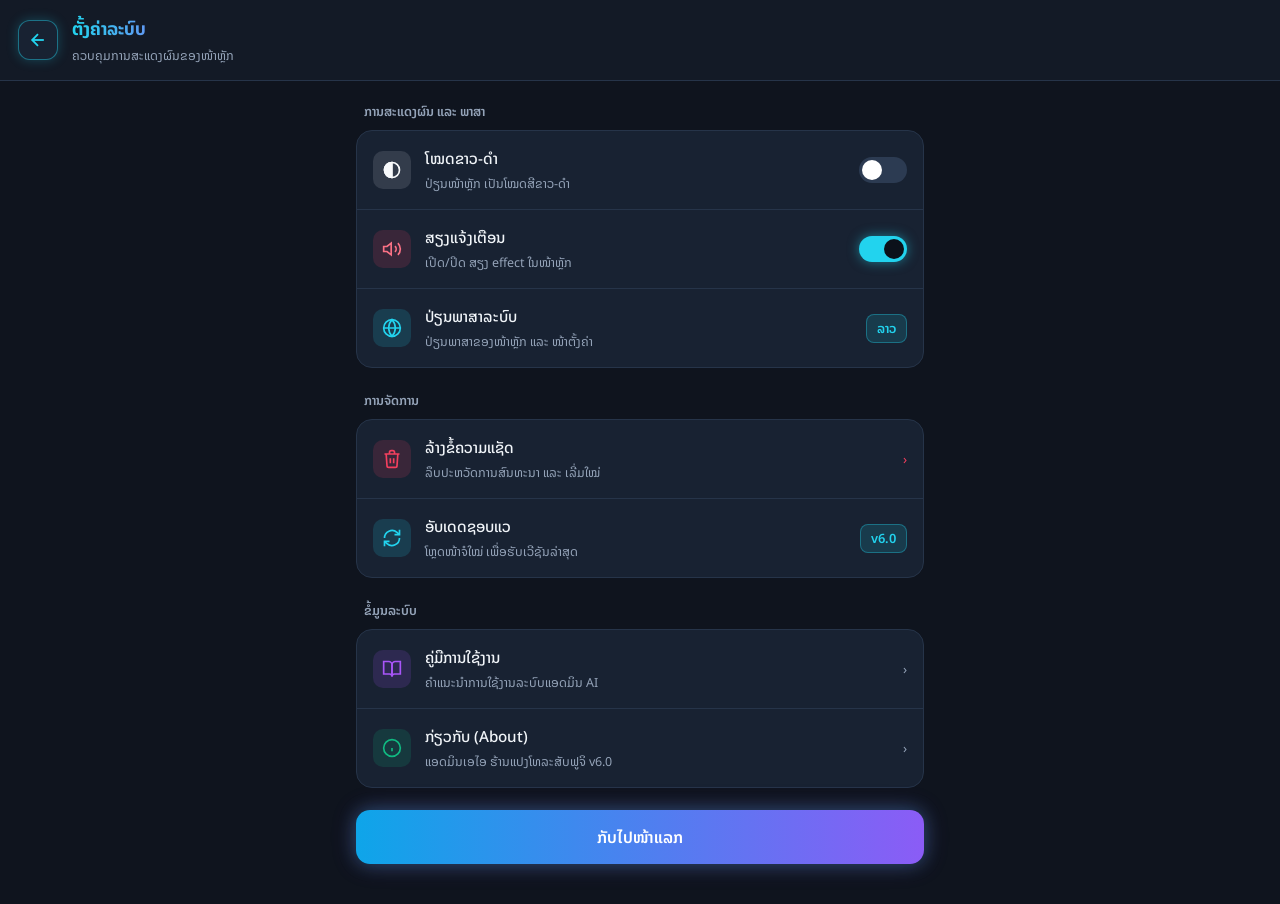
<file: setting.html>
<!DOCTYPE html>
<html lang="lo">

<head>
    <meta charset="UTF-8">
    <meta name="viewport" content="width=device-width, initial-scale=1.0">
    <title>ຕັ້ງຄ່າ - Fuji Smart AI v6.0</title>
    <link rel="preconnect" href="https://fonts.googleapis.com">
    <link rel="preconnect" href="https://fonts.gstatic.com" crossorigin>
    <link
        href="https://fonts.googleapis.com/css2?family=Noto+Sans+Lao:wght@400;500;600;700&family=Noto+Sans+Thai:wght@400;500;600;700&display=swap"
        rel="stylesheet">
    <style>
        :root {
            --bg-main: #0f141e;
            --bg-header: #131a26;
            --bg-card: #182232;
            --bg-card-hover: #1f2c40;
            --border-color: #263449;
            --accent-cyan: #22d3ee;
            --accent-purple: #a855f7;
            --accent-green: #10b981;
            --accent-rose: #f43f5e;
            --text-primary: #f1f5f9;
            --text-secondary: #94a3b8;
        }

        body.bw-mode {
            filter: grayscale(100%) contrast(1.08);
        }

        * {
            box-sizing: border-box;
            margin: 0;
            padding: 0;
            font-family: 'Noto Sans Lao', 'Noto Sans Thai', sans-serif;
        }

        body {
            background-color: var(--bg-main);
            color: var(--text-primary);
            min-height: 100vh;
        }

        .top-header {
            background-color: var(--bg-header);
            border-bottom: 1px solid var(--border-color);
            padding: 14px 18px;
            display: flex;
            align-items: center;
            gap: 14px;
            position: sticky;
            top: 0;
            z-index: 10;
        }

        .back-btn {
            width: 40px;
            height: 40px;
            border-radius: 12px;
            background: var(--bg-card);
            border: 1px solid rgba(34, 211, 238, 0.45);
            color: var(--accent-cyan);
            display: inline-flex;
            align-items: center;
            justify-content: center;
            text-decoration: none;
            box-shadow: 0 0 12px rgba(34, 211, 238, 0.25);
        }

        .header-title h1 {
            font-size: 1.1rem;
            background: linear-gradient(90deg, var(--accent-cyan), var(--accent-purple));
            -webkit-background-clip: text;
            -webkit-text-fill-color: transparent;
        }

        .header-title p {
            font-size: 0.78rem;
            color: var(--text-secondary);
            margin-top: 2px;
        }

        .container {
            max-width: 600px;
            margin: 0 auto;
            padding: 20px 16px 40px;
        }

        .section-label {
            font-size: 0.8rem;
            color: var(--text-secondary);
            margin: 0 0 8px 8px;
            font-weight: 600;
        }

        .settings-group {
            background: var(--bg-card);
            border: 1px solid var(--border-color);
            border-radius: 16px;
            overflow: hidden;
            margin-bottom: 22px;
        }

        .setting-row {
            width: 100%;
            background: none;
            border: none;
            border-bottom: 1px solid var(--border-color);
            padding: 15px 16px;
            display: flex;
            align-items: center;
            justify-content: space-between;
            color: var(--text-primary);
            cursor: pointer;
            text-align: left;
            transition: background 0.2s;
        }

        .setting-row:last-child {
            border-bottom: none;
        }

        .setting-row:hover {
            background: var(--bg-card-hover);
        }

        .row-left {
            display: flex;
            align-items: center;
            gap: 14px;
        }

        .row-icon {
            width: 38px;
            height: 38px;
            border-radius: 10px;
            display: flex;
            align-items: center;
            justify-content: center;
            flex-shrink: 0;
        }

        .row-text h3 {
            font-size: 0.95rem;
            font-weight: 500;
        }

        .row-text p {
            font-size: 0.78rem;
            color: var(--text-secondary);
            margin-top: 2px;
        }

        .switch {
            position: relative;
            width: 48px;
            height: 26px;
            flex-shrink: 0;
        }

        .switch input {
            opacity: 0;
            width: 0;
            height: 0;
        }

        .slider {
            position: absolute;
            inset: 0;
            background-color: #2c3b52;
            border-radius: 34px;
            transition: 0.25s;
        }

        .slider:before {
            content: "";
            position: absolute;
            height: 20px;
            width: 20px;
            left: 3px;
            bottom: 3px;
            background-color: #fff;
            border-radius: 50%;
            transition: 0.25s;
        }

        input:checked+.slider {
            background-color: var(--accent-cyan);
            box-shadow: 0 0 12px rgba(34, 211, 238, 0.5);
        }

        input:checked+.slider:before {
            transform: translateX(22px);
            background-color: #0b111a;
        }

        .badge {
            background: rgba(34, 211, 238, 0.14);
            color: var(--accent-cyan);
            border: 1px solid rgba(34, 211, 238, 0.35);
            padding: 3px 10px;
            border-radius: 8px;
            font-size: 0.8rem;
            font-weight: 600;
        }

        .home-btn {
            display: flex;
            align-items: center;
            justify-content: center;
            gap: 8px;
            width: 100%;
            padding: 14px;
            border-radius: 14px;
            background: linear-gradient(90deg, #0ea5e9, #8b5cf6);
            color: #fff;
            font-weight: 600;
            text-decoration: none;
            box-shadow: 0 0 18px rgba(34, 211, 238, 0.25), 0 0 24px rgba(168, 85, 247, 0.25);
        }

        .modal-bg {
            position: fixed;
            inset: 0;
            background: rgba(7, 11, 18, 0.8);
            backdrop-filter: blur(4px);
            display: none;
            align-items: center;
            justify-content: center;
            padding: 16px;
            z-index: 50;
        }

        .modal-bg.open {
            display: flex;
        }

        .modal-card {
            background: #162030;
            border: 1px solid #2b3d59;
            border-radius: 18px;
            width: 100%;
            max-width: 440px;
            padding: 20px;
        }

        .modal-top {
            display: flex;
            justify-content: space-between;
            align-items: center;
            padding-bottom: 12px;
            margin-bottom: 14px;
            border-bottom: 1px solid var(--border-color);
        }

        .modal-top h3 {
            color: var(--accent-cyan);
            font-size: 1rem;
        }

        .modal-close {
            background: var(--bg-card);
            border: 1px solid var(--border-color);
            color: var(--text-secondary);
            width: 30px;
            height: 30px;
            border-radius: 8px;
            cursor: pointer;
        }

        .lang-choice {
            width: 100%;
            padding: 12px 14px;
            margin-bottom: 8px;
            border-radius: 12px;
            background: var(--bg-card);
            border: 1px solid var(--border-color);
            color: var(--text-primary);
            display: flex;
            justify-content: space-between;
            cursor: pointer;
            font-size: 0.92rem;
        }

        .lang-choice.active {
            border-color: var(--accent-cyan);
            color: var(--accent-cyan);
            background: rgba(34, 211, 238, 0.12);
            font-weight: 600;
        }

        .modal-body {
            font-size: 0.88rem;
            line-height: 1.6;
            color: #cbd5e1;
        }

        .modal-body p {
            margin-bottom: 10px;
        }
    </style>
</head>

<body>
    <header class="top-header">
        <a href="index.html" class="back-btn" aria-label="ກັບໄປໜ້າຫຼັກ">
            <svg width="20" height="20" viewBox="0 0 24 24" fill="none" stroke="currentColor" stroke-width="2.2">
                <path d="M19 12H5"></path>
                <polyline points="12 19 5 12 12 5"></polyline>
            </svg>
        </a>
        <div class="header-title">
            <h1 data-i18n="title">ຕັ້ງຄ່າລະບົບ</h1>
            <p data-i18n="subtitle">ຈັດການຕັ້ງຄ່າລະບົບຜູ້ຊ່ວຍແອດມິນເອໄອຂອງທ່ານຕາມການໃຊ້ງານຕ່າງຕ່າງໄດ້ຕາມທີເຈົ້າຕ້ອງການ...
            </p>
        </div>
    </header>

    <main class="container">
        <div class="section-label" data-i18n="secDisplay">ການສະແດງຜົນ ແລະ ພາສາ</div>
        <div class="settings-group">
            <!-- โหมดขาวดำ -->
            <div class="setting-row">
                <div class="row-left">
                    <div class="row-icon" style="background: rgba(241, 245, 249, 0.12); color: #f8fafc;">
                        <svg width="20" height="20" viewBox="0 0 24 24" fill="none" stroke="currentColor"
                            stroke-width="2">
                            <circle cx="12" cy="12" r="9"></circle>
                            <path d="M12 3a9 9 0 0 0 0 18V3z" fill="currentColor"></path>
                        </svg>
                    </div>
                    <div class="row-text">
                        <h3 data-i18n="bwTitle">ໂໝດຂາວ-ດຳ</h3>
                        <p data-i18n="bwSub">ປ່ຽນໜ້າຫຼັກ ເປັນໂໝດສີຂາວ-ດຳ</p>
                    </div>
                </div>
                <label class="switch">
                    <input type="checkbox" id="bwToggle" onchange="toggleBWMode(this.checked)">
                    <span class="slider"></span>
                </label>
            </div>

            <!-- ໂຫມດປິດສຽງ -->
            <div class="setting-row">
                <div class="row-left">
                    <div class="row-icon" style="background: rgba(244, 63, 94, 0.15); color: #fb7185;">
                        <svg width="20" height="20" viewBox="0 0 24 24" fill="none" stroke="currentColor"
                            stroke-width="2">
                            <polygon points="11 5 6 9 2 9 2 15 6 15 11 19 11 5"></polygon>
                            <path d="M19.07 4.93a10 10 0 0 1 0 14.14"></path>
                            <path d="M15.54 8.46a5 5 0 0 1 0 7.07"></path>
                        </svg>
                    </div>
                    <div class="row-text">
                        <h3 data-i18n="audioTitle">ສຽງແຈ້ງເຕືອນ</h3>
                        <p data-i18n="audioSub">ເປີດ/ປິດ ສຽງ effect ໃນໜ້າຫຼັກ</p>
                    </div>
                </div>
                <label class="switch">
                    <input type="checkbox" id="audioToggle" onchange="toggleAudio(this.checked)">
                    <span class="slider"></span>
                </label>
            </div>

            <!-- ຟັງຊັ່ນປ່ຽນພາສາ -->
            <button type="button" class="setting-row" onclick="openModal('langModal')">
                <div class="row-left">
                    <div class="row-icon" style="background: rgba(34, 211, 238, 0.15); color: #22d3ee;">
                        <svg width="20" height="20" viewBox="0 0 24 24" fill="none" stroke="currentColor"
                            stroke-width="2">
                            <circle cx="12" cy="12" r="10"></circle>
                            <line x1="2" y1="12" x2="22" y2="12"></line>
                            <path
                                d="M12 2a15.3 15.3 0 0 1 4 10 15.3 15.3 0 0 1-4 10 15.3 15.3 0 0 1-4-10 15.3 15.3 0 0 1 4-10z">
                            </path>
                        </svg>
                    </div>
                    <div class="row-text">
                        <h3 data-i18n="langTitle">ປ່ຽນພາສາລະບົບ</h3>
                        <p data-i18n="langSub">ປ່ຽນພາສາຂອງໜ້າຫຼັກ ແລະ ໜ້າຕັ້ງຄ່າ</p>
                    </div>
                </div>
                <span class="badge" id="langBadge">ລາວ</span>
            </button>
        </div>

        <div class="section-label" data-i18n="secActions">ການຈັດການ</div>
        <div class="settings-group">
            <!-- Reset Session -->
            <button type="button" class="setting-row" onclick="resetSession()">
                <div class="row-left">
                    <div class="row-icon" style="background: rgba(244, 63, 94, 0.15); color: #f43f5e;">
                        <svg width="20" height="20" viewBox="0 0 24 24" fill="none" stroke="currentColor"
                            stroke-width="2">
                            <polyline points="3 6 5 6 21 6"></polyline>
                            <path d="M19 6l-1 14a2 2 0 0 1-2 2H8a2 2 0 0 1-2-2L5 6"></path>
                            <path d="M10 11v6"></path>
                            <path d="M14 11v6"></path>
                            <path d="M9 6V4a2 2 0 0 1 2-2h2a2 2 0 0 1 2 2v2"></path>
                        </svg>
                    </div>
                    <div class="row-text">
                        <h3 data-i18n="resetTitle">ລ້າງຂໍ້ຄວາມແຊັດ</h3>
                        <p data-i18n="resetSub">ລຶບປະຫວັດການສົນທະນາ ແລະ ເລີ່ມໃໝ່</p>
                    </div>
                </div>
                <span style="color:#f43f5e;">›</span>
            </button>

            <!-- อัปเดตซอฟต์แวร์ -->
            <button type="button" class="setting-row" onclick="forceUpdate()">
                <div class="row-left">
                    <div class="row-icon" style="background: rgba(34, 211, 238, 0.15); color: #22d3ee;">
                        <svg width="20" height="20" viewBox="0 0 24 24" fill="none" stroke="currentColor"
                            stroke-width="2">
                            <path d="M21 2v6h-6"></path>
                            <path d="M3 12a9 9 0 0 1 15-6.7L21 8"></path>
                            <path d="M3 22v-6h6"></path>
                            <path d="M21 12a9 9 0 0 1-15 6.7L3 16"></path>
                        </svg>
                    </div>
                    <div class="row-text">
                        <h3 data-i18n="updateTitle">ອັບເດດຊອບແວ</h3>
                        <p data-i18n="updateSub">ໂຫຼດໜ້າຈໍໃໝ່ ເພື່ອຮັບເວີຊັນລ່າສຸດ</p>
                    </div>
                </div>
                <span class="badge" id="appVersion">v6.0</span>
            </button>
        </div>

        <div class="section-label" data-i18n="secInfo">ຂໍ້ມູນລະບົບ</div>
        <div class="settings-group">
            <button type="button" class="setting-row" onclick="openModal('guideModal')">
                <div class="row-left">
                    <div class="row-icon" style="background: rgba(168, 85, 247, 0.15); color: #a855f7;">
                        <svg width="20" height="20" viewBox="0 0 24 24" fill="none" stroke="currentColor"
                            stroke-width="2">
                            <path d="M2 3h6a4 4 0 0 1 4 4v14a3 3 0 0 0-3-3H2z"></path>
                            <path d="M22 3h-6a4 4 0 0 0-4 4v14a3 3 0 0 1 3-3h7z"></path>
                        </svg>
                    </div>
                    <div class="row-text">
                        <h3 data-i18n="guideTitle">ຄູ່ມືການໃຊ້ງານ</h3>
                        <p data-i18n="guideSub">ຄຳແນະນຳການໃຊ້ງານລະບົບແອດມິນ AI</p>
                    </div>
                </div>
                <span style="color:#94a3b8;">›</span>
            </button>

            <button type="button" class="setting-row" onclick="openModal('aboutModal')">
                <div class="row-left">
                    <div class="row-icon" style="background: rgba(16, 185, 129, 0.15); color: #10b981;">
                        <svg width="20" height="20" viewBox="0 0 24 24" fill="none" stroke="currentColor"
                            stroke-width="2">
                            <circle cx="12" cy="12" r="10"></circle>
                            <line x1="12" y1="16" x2="12" y2="12"></line>
                            <line x1="12" y1="8" x2="12.01" y2="8"></line>
                        </svg>
                    </div>
                    <div class="row-text">
                        <h3 data-i18n="aboutTitle">ກ່ຽວກັບ (About)</h3>
                        <p data-i18n="aboutSub">ແອດມິນເອໄອ ຮ້ານແປງໂທລະສັບຟູຈິ v6.0</p>
                    </div>
                </div>
                <span style="color:#94a3b8;">›</span>
            </button>
        </div>

        <a href="index.html" class="home-btn">
            <span data-i18n="backHome">ກັບໄປໜ້າແລກ (index.html)</span>
        </a>
    </main>

    <!-- Modal เลือกภาษา -->
    <div id="langModal" class="modal-bg" onclick="closeOnBg(event, 'langModal')">
        <div class="modal-card">
            <div class="modal-top">
                <h3 data-i18n="langTitle">ປ່ຽນພາສາລະບົບ</h3>
                <button type="button" class="modal-close" onclick="closeModal('langModal')">✕</button>
            </div>
            <button type="button" class="lang-choice" id="choice-lo" onclick="selectLang('lo')">
                <span>🇱🇦 ພາສາລາວ</span><span></span>
            </button>
            <button type="button" class="lang-choice" id="choice-th" onclick="selectLang('th')">
                <span>🇹🇭 ภาษาไทย</span><span></span>
            </button>
            <button type="button" class="lang-choice" id="choice-en" onclick="selectLang('en')">
                <span>🇺🇸 English</span><span></span>
            </button>
        </div>
    </div>

    <!-- Modal คู่มือ -->
    <div id="guideModal" class="modal-bg" onclick="closeOnBg(event, 'guideModal')">
        <div class="modal-card">
            <div class="modal-top">
                <h3 data-i18n="guideTitle">ຄູ່ມືການໃຊ້ງານ</h3>
                <button type="button" class="modal-close" onclick="closeModal('guideModal')">✕</button>
            </div>
            <div class="modal-body" id="guideText"></div>
        </div>
    </div>

    <!-- Modal เกี่ยวกับ -->
    <div id="aboutModal" class="modal-bg" onclick="closeOnBg(event, 'aboutModal')">
        <div class="modal-card">
            <div class="modal-top">
                <h3 data-i18n="aboutTitle">ກ່ຽວກັບ</h3>
                <button type="button" class="modal-close" onclick="closeModal('aboutModal')">✕</button>
            </div>
            <div class="modal-body" id="aboutText"></div>
        </div>
    </div>

    <script>
        const SETTINGS_KEYS = {
            BW: 'fuji_bw_mode',
            AUDIO: 'fuji_audio',
            LANG: 'fuji_system_lang',
            RESET: 'fuji_reset_requested'
        };

        const i18nData = {
            lo: {
                badge: "ລາວ",
                title: "ຕັ້ງຄ່າລະບົບ",
                subtitle: "ຄວບຄຸມການສະແດງຜົນຂອງໜ້າຫຼັກ ",
                secDisplay: "ການສະແດງຜົນ ແລະ ພາສາ",
                bwTitle: "ໂໝດຂາວ-ດຳ",
                bwSub: "ປ່ຽນໜ້າຫຼັກ  ເປັນໂໝດສີຂາວ-ດຳ",
                audioTitle: "ສຽງແຈ້ງເຕືອນ",
                audioSub: "ເປີດ/ປິດ ສຽງ effect ໃນໜ້າຫຼັກ",
                langTitle: "ປ່ຽນພາສາລະບົບ",
                langSub: "ປ່ຽນພາສາຂອງໜ້າຫຼັກ ແລະ ໜ້າຕັ້ງຄ່າ",
                secActions: "ການຈັດການ",
                resetTitle: "ລ້າງຂໍ້ຄວາມແຊັດ",
                resetSub: "ລຶບປະຫວັດການສົນທະນາ ແລະ ເລີ່ມໃໝ່",
                updateTitle: "ອັບເດດຊອບແວ",
                updateSub: "ໂຫຼດໜ້າຈໍໃໝ່ ເພື່ອຮັບເວີຊັນລ່າສຸດ",
                secInfo: "ຂໍ້ມູນລະບົບ",
                guideTitle: "ຄູ່ມືການໃຊ້ງານ",
                guideSub: "ຄຳແນະນຳການໃຊ້ງານລະບົບແອດມິນ AI",
                aboutTitle: "ກ່ຽວກັບ (About)",
                aboutSub: "ແອດມິນເອໄອ ຮ້ານແປງໂທລະສັບຟູຈິ v6.0",
                backHome: "ກັບໄປໜ້າແລກ ",
                guide: `
                    <p><strong>1. ສອບຖາມລາຄາ/ອາການ:</strong> ພິມຄຳຖາມໃນໜ້າແລກ ແລ້ວກົດສົ່ງ.</p>
                    <p><strong>2. ເມນູຄຳຖາມຍອດຮິດ:</strong> ກົດປຸ່ມ ☰ ເພື່ອເລືອກຄຳຖາມທີ່ພົບເລື້ອຍ.</p>
                    <p><strong>3. ສົ່ງຮູບໃຫ້ຊ່າງ:</strong> ກົດປຸ່ມກ້ອງຖ່າຍຮູບ 📷 ເພື່ອສົ່ງຮູບເຄື່ອງ.</p>
                    <p><strong>4. ລ້າງແຊັດ:</strong> ກົດປຸ່ມ 🔄 ໃນໜ້າຫຼັກ ຫຼື ໃນໜ້າຕັ້ງຄ່າ ເພື່ອລຶບປະຫວັດ.</p>
                `,
                about: `
                    <p><strong>Fuji Smart AI v6.0</strong></p>
                    <p>ລະບົບແອດມິນເອໄອ ສຳລັບ ຮ້ານແປງໂທລະສັບຟູຈິ.</p>
                `
            },
            th: {
                badge: "ไทย",
                title: "ตั้งค่าระบบ",
                subtitle: "ควบคุมการแสดงผลของหน้าแรก",
                secDisplay: "การแสดงผลและภาษา",
                bwTitle: "โหมดขาวดำ",
                bwSub: "เปลี่ยนหน้าแรก  เป็นโหมดขาวดำ",
                audioTitle: "เสียงแจ้งเตือน",
                audioSub: "เปิด/ปิด เสียง effect ในหน้าแรก",
                langTitle: "เปลี่ยนภาษาระบบ",
                langSub: "เปลี่ยนภาษาของหน้าแรกและหน้าตั้งค่า",
                secActions: "การจัดการ",
                resetTitle: "ล้างข้อความแชท",
                resetSub: "ลบประวัติการสนทนาและเริ่มใหม่",
                updateTitle: "อัปเดตซอฟต์แวร์",
                updateSub: "โหลดหน้าใหม่เพื่อรับเวอร์ชันล่าสุด",
                secInfo: "ข้อมูลระบบ",
                guideTitle: "คู่มือการใช้งาน",
                guideSub: "คำแนะนำการใช้งานระบบแอดมิน AI",
                aboutTitle: "เกี่ยวกับ",
                aboutSub: "แอดมินเอไอ ร้านซ่อมโทรศัพท์ฟูจิ v6.0",
                backHome: "กลับไปหน้าแรก ",
                guide: `
                    <p><strong>1. สอบถามอาการ/ราคา:</strong> พิมพ์ข้อความในหน้าแรก แล้วกดส่ง</p>
                    <p><strong>2. เมนูคำถามยอดฮิต:</strong> กดปุ่ม ☰ เพื่อดูคำถามที่พบบ่อย</p>
                    <p><strong>3. ส่งรูปให้ช่าง:</strong> กดปุ่มกล้อง 📷 เพื่อส่งรูปตัวเครื่องให้ช่างประเมิน</p>
                    <p><strong>4. ล้างแชท:</strong> กดปุ่ม 🔄 ในหน้าแรก หรือในหน้าตั้งค่า เพื่อลบประวัติ</p>
                `,
                about: `
                    <p><strong>Fuji Smart AI v6.0</strong></p>
                    <p>ระบบแอดมินเอไอ สำหรับร้านซ่อมโทรศัพท์ฟูจิ</p>
                `
            },
            en: {
                badge: "EN",
                title: "System Settings",
                subtitle: "Control display options for screen",
                secDisplay: "Display & Language",
                bwTitle: "Black & White Mode",
                bwSub: "Switch screen to grayscale mode",
                audioTitle: "Notification Sound",
                audioSub: "Enable/disable sound effects on home",
                langTitle: "System Language",
                langSub: "Switch language for home and settings",
                secActions: "Actions",
                resetTitle: "Reset Chat Session",
                resetSub: "Clear chat history and start fresh",
                updateTitle: "Update Software",
                updateSub: "Reload page to get the latest version",
                secInfo: "System Info",
                guideTitle: "User Guide",
                guideSub: "How to use the AI Admin assistant",
                aboutTitle: "About",
                aboutSub: "Fuji Mobile Repair AI Admin v6.0",
                backHome: "Back to Home ",
                guide: `
                    <p><strong>1. Ask Questions:</strong> Type in box and send to ask about repairs.</p>
                    <p><strong>2. Quick FAQ:</strong> Tap ☰ to browse common questions.</p>
                    <p><strong>3. Send Photos:</strong> Tap 📷 to share device photos with technicians.</p>
                    <p><strong>4. Reset Chat:</strong> Tap 🔄 on home or in settings to clear history.</p>
                `,
                about: `
                    <p><strong>Fuji Smart AI v6.0</strong></p>
                    <p>AI Admin System for Fuji Mobile Repair Shop.</p>
                `
            }
        };

        // ===== APPLY SAVED SETTINGS =====
        function applySavedSettings() {
            // โหมดขาวดำ
            const bwOn = localStorage.getItem(SETTINGS_KEYS.BW) === '1';
            document.getElementById('bwToggle').checked = bwOn;
            document.body.classList.toggle('bw-mode', bwOn);

            // เสียง
            const audioOn = localStorage.getItem(SETTINGS_KEYS.AUDIO) !== 'false';
            document.getElementById('audioToggle').checked = audioOn;
        }

        // ===== TOGGLES =====
        function toggleBWMode(enabled) {
            localStorage.setItem(SETTINGS_KEYS.BW, enabled ? '1' : '0');
            document.body.classList.toggle('bw-mode', enabled);
            showToast(enabled ? '⚫ ໂໝດຂາວ-ດຳ ເປີດ' : '⚪ ໂໝດປົກກະຕິ');
        }

        function toggleAudio(enabled) {
            localStorage.setItem(SETTINGS_KEYS.AUDIO, enabled ? 'true' : 'false');
            showToast(enabled ? '🔊 ເປີດສຽງ' : '🔇 ປິດສຽງ');
        }

        // ===== LANGUAGE =====
        function selectLang(lang) {
            localStorage.setItem(SETTINGS_KEYS.LANG, lang);
            applyLang(lang);
            closeModal('langModal');
            showToast('🌐 ' + (i18nData[lang]?.badge || ''));
        }

        function applyLang(lang) {
            const d = i18nData[lang] || i18nData.lo;
            document.getElementById('langBadge').textContent = d.badge;
            document.querySelectorAll('[data-i18n]').forEach(el => {
                const k = el.getAttribute('data-i18n');
                if (d[k]) el.textContent = d[k];
            });
            document.getElementById('guideText').innerHTML = d.guide;
            document.getElementById('aboutText').innerHTML = d.about;

            ['lo', 'th', 'en'].forEach(code => {
                const btn = document.getElementById('choice-' + code);
                btn.classList.toggle('active', code === lang);
                btn.lastElementChild.textContent = code === lang ? '✓' : '';
            });
        }

        // ===== MODAL =====
        function openModal(id) {document.getElementById(id).classList.add('open');}
        function closeModal(id) {document.getElementById(id).classList.remove('open');}
        function closeOnBg(e, id) {if (e.target.id === id) closeModal(id);}

        // ===== RESET SESSION =====
        function resetSession() {
            if (!confirm('ລ້າງຂໍ້ຄວາມທັງໝົດ ແລະ ເລີ່ມແຊັດໃໝ່?\n(ຈະກັບໄປໜ້າຫຼັກ ແລະ ລຶບປະຫວັດ)')) return;
            localStorage.setItem(SETTINGS_KEYS.RESET, '1');
            showToast('🔄 ກຳລັງລ້າງແຊັດ...');
            setTimeout(() => {window.location.href = 'index.html';}, 600);
        }

        // ===== FORCE UPDATE =====
        async function forceUpdate() {
            if (!confirm('ອັບເດດຊອບແວ?\nໜ້າຈະໂຫຼດໃໝ່.')) return;
            try {
                if ('caches' in window) {
                    const keys = await caches.keys();
                    await Promise.all(keys.map(k => caches.delete(k)));
                }
                if ('serviceWorker' in navigator) {
                    const regs = await navigator.serviceWorker.getRegistrations();
                    await Promise.all(regs.map(r => r.update()));
                }
                location.reload(true);
            } catch (e) {
                location.reload();
            }
        }

        // ===== TOAST =====
        let toastTimer = null;
        function showToast(msg) {
            let toast = document.getElementById('settings-toast');
            if (!toast) {
                toast = document.createElement('div');
                toast.id = 'settings-toast';
                toast.style.cssText = `
                    position: fixed; top: 20px; right: 20px;
                    background: rgba(15, 23, 42, 0.95);
                    border: 1px solid rgba(34, 211, 238, 0.4);
                    color: #f1f5f9;
                    padding: 10px 16px; border-radius: 12px;
                    font-size: 0.85rem; font-weight: 500;
                    box-shadow: 0 4px 20px rgba(0, 0, 0, 0.4);
                    z-index: 999; opacity: 0;
                    transform: translateY(-20px);
                    transition: all 0.3s;
                    max-width: 85vw;
                `;
                document.body.appendChild(toast);
            }
            toast.textContent = msg;
            requestAnimationFrame(() => {
                toast.style.opacity = '1';
                toast.style.transform = 'translateY(0)';
            });
            clearTimeout(toastTimer);
            toastTimer = setTimeout(() => {
                toast.style.opacity = '0';
                toast.style.transform = 'translateY(-20px)';
            }, 2000);
        }

        // ===== INIT =====
        applySavedSettings();
        applyLang(localStorage.getItem(SETTINGS_KEYS.LANG) || 'lo');

        // แสดงเวอร์ชัน
        document.getElementById('appVersion').textContent =
            localStorage.getItem('fuji_app_version') || 'v6.0';
    </script>
</body>

</html>
</file>
